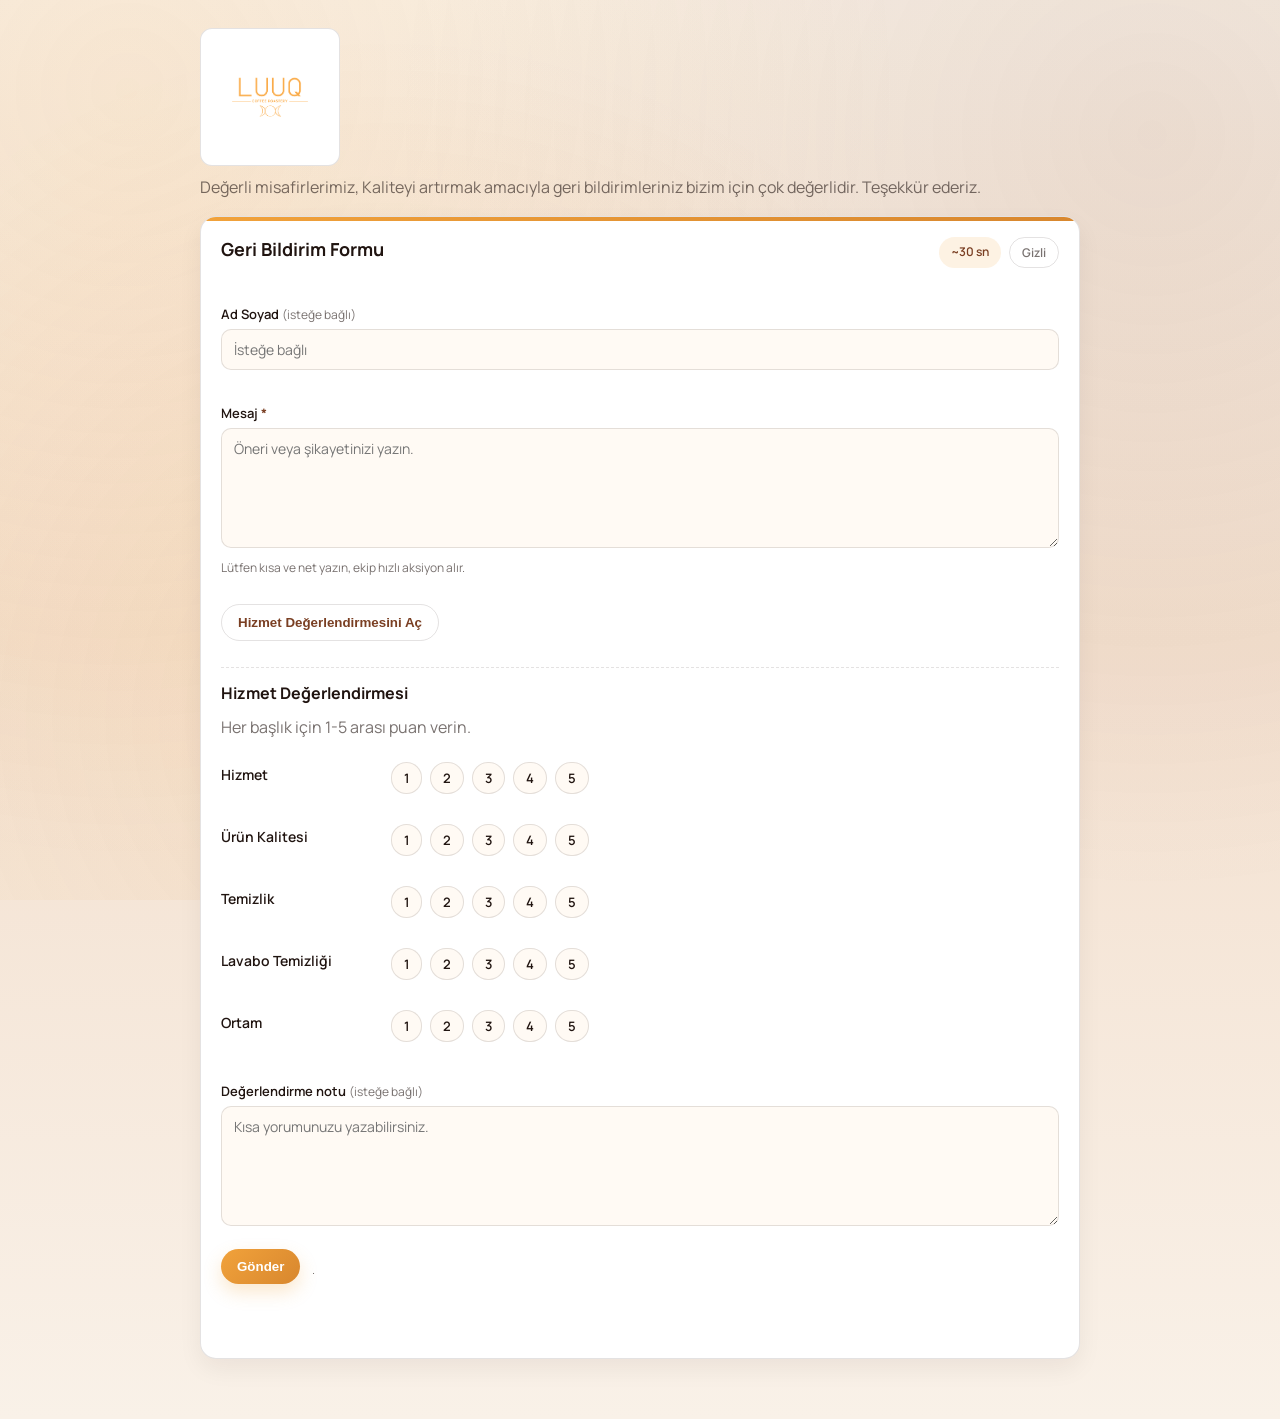
<file: index.html>
<!doctype html>
<html lang="tr">
  <head>
    <meta charset="utf-8" />
    <meta name="viewport" content="width=device-width, initial-scale=1" />
    <title>LUUQ | Geri Bildirim Formu</title>
    <link rel="icon" href="logo.png" />
    <link rel="stylesheet" href="styles.css" />
  </head>
  <body>
    <main class="page">
      <header class="header">
        <div class="brand">
          <span class="brand-mark">
            <img class="brand-logo" src="logo.png" alt="LUUQ logo" />
          </span>
          <div>
            <h1 class="brand-name"></h1>
            <p class="brand-subtitle"></p>
          </div>
        </div>
        <p class="intro"> Değerli misafirlerimiz, Kaliteyi artırmak amacıyla geri bildirimleriniz bizim için çok değerlidir. Teşekkür ederiz.</p>
      </header>

      <section class="card">
        <div class="card-header">
          <div>
            <h2 class="card-title">Geri Bildirim Formu</h2>
            <p class="card-subtitle"></p>
          </div>
          <div class="meta">
            <span class="pill">~30 sn</span>
            <span class="pill ghost">Gizli</span>
          </div>
        </div>

        <form data-form class="form">
          <div class="field">
            <label for="adSoyad">
              Ad Soyad <span class="optional">(isteğe bağlı)</span>
            </label>
            <input id="adSoyad" name="ad_soyad" type="text" placeholder="İsteğe bağlı" />
          </div>

          <div class="field">
            <label for="mesaj">Mesaj <span class="required">*</span></label>
            <textarea
              id="mesaj"
              name="mesaj"
              required
              placeholder="Öneri veya şikayetinizi yazın."
            ></textarea>
            <p class="helper">Lütfen kısa ve net yazın, ekip hızlı aksiyon alır.</p>
          </div>

          <div class="toggle-row">
            <button class="btn ghost" type="button" data-toggle="survey" aria-expanded="false">
              Hizmet Değerlendirmesini Aç
            </button>
          </div>

          <div class="survey" data-survey hidden>
            <h3>Hizmet Değerlendirmesi</h3>
            <p class="muted">Her başlık için 1-5 arası puan verin.</p>

            <div class="rating-row">
              <span class="rating-label">Hizmet</span>
              <div class="rating-group" role="radiogroup" aria-label="Hizmet">
                <label class="rating-pill">
                  <input type="radio" name="puan_hizmet" value="1" />
                  <span>1</span>
                </label>
                <label class="rating-pill">
                  <input type="radio" name="puan_hizmet" value="2" />
                  <span>2</span>
                </label>
                <label class="rating-pill">
                  <input type="radio" name="puan_hizmet" value="3" />
                  <span>3</span>
                </label>
                <label class="rating-pill">
                  <input type="radio" name="puan_hizmet" value="4" />
                  <span>4</span>
                </label>
                <label class="rating-pill">
                  <input type="radio" name="puan_hizmet" value="5" />
                  <span>5</span>
                </label>
              </div>
            </div>

            <div class="rating-row">
              <span class="rating-label">Ürün Kalitesi</span>
              <div class="rating-group" role="radiogroup" aria-label="Ürün Kalitesi">
                <label class="rating-pill">
                  <input type="radio" name="puan_ürün_kalitesi" value="1" />
                  <span>1</span>
                </label>
                <label class="rating-pill">
                  <input type="radio" name="puan_ürün_kalitesi" value="2" />
                  <span>2</span>
                </label>
                <label class="rating-pill">
                  <input type="radio" name="puan_ürün_kalitesi" value="3" />
                  <span>3</span>
                </label>
                <label class="rating-pill">
                  <input type="radio" name="puan_ürün_kalitesi" value="4" />
                  <span>4</span>
                </label>
                <label class="rating-pill">
                  <input type="radio" name="puan_ürün_kalitesi" value="5" />
                  <span>5</span>
                </label>
              </div>
            </div>

            <div class="rating-row">
              <span class="rating-label">Temizlik</span>
              <div class="rating-group" role="radiogroup" aria-label="Temizlik">
                <label class="rating-pill">
                  <input type="radio" name="puan_temizlik" value="1" />
                  <span>1</span>
                </label>
                <label class="rating-pill">
                  <input type="radio" name="puan_temizlik" value="2" />
                  <span>2</span>
                </label>
                <label class="rating-pill">
                  <input type="radio" name="puan_temizlik" value="3" />
                  <span>3</span>
                </label>
                <label class="rating-pill">
                  <input type="radio" name="puan_temizlik" value="4" />
                  <span>4</span>
                </label>
                <label class="rating-pill">
                  <input type="radio" name="puan_temizlik" value="5" />
                  <span>5</span>
                </label>
              </div>
            </div>


            <div class="rating-row">
              <span class="rating-label">Lavabo Temizliği</span>
              <div class="rating-group" role="radiogroup" aria-label="Lavabo Temizliği">
                <label class="rating-pill">
                  <input type="radio" name="puan_lavabo_temizligi" value="1" />
                  <span>1</span>
                </label>
                <label class="rating-pill">
                  <input type="radio" name="puan_lavabo_temizligi" value="2" />
                  <span>2</span>
                </label>
                <label class="rating-pill">
                  <input type="radio" name="puan_lavabo_temizligi" value="3" />
                  <span>3</span>
                </label>
                <label class="rating-pill">
                  <input type="radio" name="puan_lavabo_temizligi" value="4" />
                  <span>4</span>
                </label>
                <label class="rating-pill">
                  <input type="radio" name="puan_lavabo_temizligi" value="5" />
                  <span>5</span>
                </label>
              </div>
            </div>

            <div class="rating-row">
              <span class="rating-label">Ortam</span>
              <div class="rating-group" role="radiogroup" aria-label="Ortam">
                <label class="rating-pill">
                  <input type="radio" name="puan_ortam" value="1" />
                  <span>1</span>
                </label>
                <label class="rating-pill">
                  <input type="radio" name="puan_ortam" value="2" />
                  <span>2</span>
                </label>
                <label class="rating-pill">
                  <input type="radio" name="puan_ortam" value="3" />
                  <span>3</span>
                </label>
                <label class="rating-pill">
                  <input type="radio" name="puan_ortam" value="4" />
                  <span>4</span>
                </label>
                <label class="rating-pill">
                  <input type="radio" name="puan_ortam" value="5" />
                  <span>5</span>
                </label>
              </div>
            </div>

            <div class="field">
              <label for="anketYorum">
                Değerlendirme notu <span class="optional">(isteğe bağlı)</span>
              </label>
              <textarea
                id="anketYorum"
                name="anket_yorum"
                placeholder="Kısa yorumunuzu yazabilirsiniz."
              ></textarea>
            </div>
          </div>

          <div class="form-actions">
            <button class="btn" type="submit">Gönder</button>
            <span class="helper">.</span>
          </div>

          <div class="success" data-success hidden aria-live="polite"></div>
        </form>
      </section>
    </main>

    <script src="app.js"></script>
  </body>
</html>
</file>
<file: styles.css>
@import url("https://fonts.googleapis.com/css2?family=Manrope:wght@400;600;700&family=Playfair+Display:wght@600&display=swap");

:root {
  --bg: #f6ede4;
  --panel: #ffffff;
  --text: #201410;
  --muted: rgba(32, 20, 16, 0.6);
  --accent: #f1a23b;
  --accent-dark: #7a3f23;
  --border: rgba(32, 20, 16, 0.12);
  --radius: 16px;
  --shadow: 0 10px 24px rgba(32, 20, 16, 0.06);
}

* {
  box-sizing: border-box;
}

body {
  margin: 0;
  font-family: "Manrope", "Segoe UI", system-ui, sans-serif;
  min-height: 100vh;
  background: linear-gradient(180deg, #f9f1e8 0%, #f3e0cf 45%, #f9f1e8 100%);
  color: var(--text);
  position: relative;
}

body::before {
  content: "";
  position: fixed;
  inset: 0;
  background:
    radial-gradient(circle at 10% 10%, rgba(241, 162, 59, 0.12), transparent 55%),
    radial-gradient(circle at 90% 15%, rgba(122, 63, 35, 0.1), transparent 55%),
    radial-gradient(circle at 30% 80%, rgba(241, 162, 59, 0.1), transparent 60%);
  pointer-events: none;
  z-index: -1;
}

.qr-only {
  background: linear-gradient(170deg, #fff7ee 0%, #f7e7d4 52%, #fffaf4 100%);
}

body.qr-only::before {
  display: block;
  background:
    radial-gradient(circle at 14% 12%, rgba(241, 162, 59, 0.2), transparent 56%),
    radial-gradient(circle at 86% 20%, rgba(122, 63, 35, 0.14), transparent 54%),
    radial-gradient(circle at 24% 82%, rgba(241, 162, 59, 0.12), transparent 62%);
}

.qr-only__wrap {
  min-height: 100vh;
  display: grid;
  place-items: center;
  padding: 36px 20px;
}

.qr-only__card {
  width: min(500px, 100%);
  display: grid;
  gap: 16px;
  background:
    linear-gradient(165deg, rgba(255, 250, 243, 0.97) 0%, rgba(255, 244, 229, 0.97) 56%, rgba(252, 234, 213, 0.95) 100%);
  border: 1px solid rgba(122, 63, 35, 0.18);
  border-radius: 24px;
  padding: 22px 22px 20px;
  box-shadow: 0 18px 38px rgba(32, 20, 16, 0.12);
  position: relative;
  overflow: hidden;
}

.qr-only__card::before {
  content: "";
  position: absolute;
  inset: 0 0 auto 0;
  height: 4px;
  background: linear-gradient(90deg, var(--accent), #d8872e);
}

.qr-only__card::after {
  content: "";
  position: absolute;
  inset: 0;
  background:
    radial-gradient(circle at 100% 0, rgba(241, 162, 59, 0.12), transparent 48%),
    radial-gradient(circle at 0 100%, rgba(122, 63, 35, 0.1), transparent 42%);
  pointer-events: none;
  z-index: 0;
}

.qr-only__card > * {
  position: relative;
  z-index: 1;
}

.qr-only__head {
  display: flex;
  justify-content: space-between;
  align-items: flex-start;
  gap: 12px;
}

.qr-only__head .brand-mark {
  width: 124px;
  padding: 6px;
  border-radius: 14px;
  background: linear-gradient(180deg, #fff8ed 0%, #ffeed8 100%);
  border-color: rgba(122, 63, 35, 0.2);
}

.qr-only__content {
  display: grid;
  gap: 6px;
}

.qr-only__title {
  margin: 0;
  font-family: "Playfair Display", serif;
  font-size: 24px;
  letter-spacing: 0.04em;
  color: #3d251a;
}

.qr-only__hint {
  margin: 0;
  color: var(--muted);
  font-size: 13px;
  line-height: 1.45;
}

.qr-only__img {
  width: min(290px, 100%);
  aspect-ratio: 1;
  margin: 2px auto 0;
  border: 1px dashed rgba(122, 63, 35, 0.24);
  border-radius: 20px;
  display: grid;
  place-items: center;
  padding: 12px;
  background: linear-gradient(180deg, #fff8ee 0%, #ffe9ce 100%);
  box-shadow:
    inset 0 0 0 1px rgba(255, 255, 255, 0.62),
    0 10px 22px rgba(122, 63, 35, 0.1);
}

.qr-only__img img {
  width: 100%;
  max-width: 232px;
  aspect-ratio: 1;
  background: #ffffff;
  border-radius: 10px;
  padding: 6px;
  object-fit: contain;
  display: block;
}

.page {
  max-width: 920px;
  margin: 0 auto;
  padding: 28px 20px 60px;
  display: grid;
  gap: 18px;
}

.header {
  display: grid;
  gap: 10px;
}

.brand {
  display: flex;
  align-items: center;
  gap: 12px;
}

.brand-mark {
  width: 140px;
  height: auto;
  border-radius: 12px;
  background: #fff;
  border: 1px solid var(--border);
  display: grid;
  place-items: center;
  padding: 8px;
}

.brand-logo {
  width: 100%;
  height: auto;
  object-fit: contain;
}

.brand-name {
  margin: 0;
  font-family: "Playfair Display", serif;
  font-size: 26px;
  letter-spacing: 0.18em;
}

.brand-subtitle {
  margin: 4px 0 0;
  color: var(--muted);
  text-transform: uppercase;
  font-size: 12px;
  letter-spacing: 0.2em;
}

.intro {
  margin: 0;
  color: var(--muted);
}

.muted {
  margin: 0;
  color: var(--muted);
}

.card {
  background: var(--panel);
  border: 1px solid var(--border);
  border-radius: var(--radius);
  padding: 20px;
  box-shadow: var(--shadow);
  position: relative;
  overflow: hidden;
}

.card::before {
  content: "";
  position: absolute;
  top: 0;
  left: 0;
  width: 100%;
  height: 4px;
  background: linear-gradient(90deg, var(--accent), #d8872e);
}

.card-header {
  display: flex;
  align-items: flex-start;
  justify-content: space-between;
  gap: 16px;
  flex-wrap: wrap;
  margin-bottom: 8px;
}

.card-title {
  margin: 0 0 6px;
  font-size: 18px;
}

.card-subtitle {
  margin: 0 0 14px;
  color: var(--muted);
}

.meta {
  display: flex;
  gap: 8px;
  flex-wrap: wrap;
}

.pill {
  padding: 6px 12px;
  border-radius: 999px;
  background: rgba(241, 162, 59, 0.14);
  color: var(--accent-dark);
  font-weight: 600;
  font-size: 12px;
}

.pill.ghost {
  background: transparent;
  border: 1px solid var(--border);
  color: var(--muted);
}

.form {
  display: grid;
  gap: 12px;
}

.field {
  margin-top: 10px;
}

.optional {
  color: var(--muted);
  font-weight: 400;
  font-size: 12px;
}

.required {
  color: var(--accent-dark);
  font-weight: 700;
}

.helper {
  margin: 6px 0 0;
  font-size: 12px;
  color: var(--muted);
}

.toggle-row {
  margin-top: 2px;
}

.survey {
  margin-top: 14px;
  padding-top: 14px;
  border-top: 1px dashed var(--border);
  display: grid;
  gap: 12px;
}

.survey h3 {
  margin: 0;
  font-size: 16px;
}

.rating-row {
  display: grid;
  gap: 10px;
  grid-template-columns: minmax(120px, 160px) 1fr;
  align-items: center;
}

.rating-label {
  font-weight: 600;
  font-size: 14px;
}

.rating-group {
  display: flex;
  flex-wrap: wrap;
  gap: 8px;
}

.rating-pill {
  position: relative;
  display: inline-flex;
  align-items: center;
  cursor: pointer;
  font-size: 13px;
}

.rating-pill input {
  position: absolute;
  opacity: 0;
  pointer-events: none;
}

.rating-pill span {
  display: inline-flex;
  align-items: center;
  justify-content: center;
  min-width: 18px;
  padding: 6px 12px;
  border-radius: 999px;
  border: 1px solid var(--border);
  background: #fffaf4;
  transition: all 0.2s ease;
}

.rating-pill:focus-within {
  outline: none;
}

.rating-pill input:checked + span {
  background: var(--accent);
  border-color: var(--accent);
  color: #fff;
  box-shadow: 0 8px 14px rgba(241, 162, 59, 0.25);
}

.rating-pill input:focus + span {
  box-shadow: 0 0 0 3px rgba(241, 162, 59, 0.2);
}

label,
.label {
  display: block;
  margin: 12px 0 6px;
  font-size: 13px;
  font-weight: 600;
}

input,
select,
textarea {
  width: 100%;
  border: 1px solid var(--border);
  border-radius: 10px;
  padding: 10px 12px;
  font-family: inherit;
  font-size: 14px;
  background: #fffaf4;
  transition: border-color 0.2s ease, box-shadow 0.2s ease;
}

input:focus,
textarea:focus,
select:focus {
  outline: 2px solid rgba(241, 162, 59, 0.25);
  border-color: rgba(241, 162, 59, 0.6);
  box-shadow: 0 0 0 4px rgba(241, 162, 59, 0.12);
}

textarea {
  min-height: 120px;
  resize: vertical;
}

.btn {
  margin-top: 14px;
  background: linear-gradient(135deg, var(--accent), #d8872e);
  border: none;
  color: #fff;
  padding: 10px 16px;
  border-radius: 999px;
  font-weight: 600;
  cursor: pointer;
  display: inline-flex;
  align-items: center;
  justify-content: center;
  text-decoration: none;
  box-shadow: 0 8px 18px rgba(241, 162, 59, 0.25);
  transition: transform 0.2s ease, box-shadow 0.2s ease;
}

.btn.ghost {
  background: transparent;
  color: var(--accent-dark);
  border: 1px solid var(--border);
  box-shadow: none;
}

.btn:hover {
  transform: translateY(-1px);
  box-shadow: 0 12px 22px rgba(241, 162, 59, 0.28);
}

.form-actions {
  margin-top: 6px;
  display: flex;
  align-items: center;
  gap: 12px;
  flex-wrap: wrap;
}

.form-actions .btn {
  margin-top: 0;
}

.link-btn {
  margin-top: 10px;
}

.success {
  margin-top: 12px;
  padding: 14px 16px;
  border-radius: 12px;
  border: 1px solid transparent;
  display: grid;
  gap: 4px;
  position: relative;
  overflow: hidden;
  animation: pop-in 0.25s ease;
}

.success::before {
  content: "";
  width: 34px;
  height: 34px;
  border-radius: 50%;
  display: grid;
  place-items: center;
  position: absolute;
  right: 14px;
  top: 14px;
  font-size: 16px;
  font-weight: 700;
}

.success-title {
  font-weight: 700;
  font-size: 15px;
}

.success-text {
  color: var(--muted);
  font-size: 13px;
}

.success.is-success {
  background: rgba(241, 162, 59, 0.16);
  border-color: rgba(241, 162, 59, 0.3);
  color: var(--accent-dark);
}

.success.is-success::before {
  content: "OK";
  background: rgba(241, 162, 59, 0.25);
  color: var(--accent-dark);
}

.success.is-loading {
  background: rgba(32, 20, 16, 0.08);
  border-color: rgba(32, 20, 16, 0.12);
  color: var(--text);
}

.success.is-loading::before {
  content: "...";
  background: rgba(32, 20, 16, 0.08);
  color: var(--text);
}

.success.is-error {
  background: rgba(166, 52, 52, 0.12);
  border-color: rgba(166, 52, 52, 0.25);
  color: #7a1f1f;
}

.success.is-error::before {
  content: "!";
  background: rgba(166, 52, 52, 0.16);
  color: #7a1f1f;
}

@keyframes pop-in {
  from {
    opacity: 0;
    transform: translateY(4px);
  }
  to {
    opacity: 1;
    transform: translateY(0);
  }
}

.qr-card {
  display: grid;
  gap: 16px;
  grid-template-columns: 1fr auto;
  align-items: center;
}

.qr-info {
  display: grid;
  gap: 6px;
}

.fixed-url {
  margin: 0;
  padding: 8px 10px;
  border: 1px solid var(--border);
  border-radius: 10px;
  font-weight: 600;
  color: var(--accent-dark);
  background: #fff;
  word-break: break-all;
}

.qr-box {
  width: 150px;
  height: 150px;
  border: 1px dashed var(--border);
  border-radius: 12px;
  display: grid;
  place-items: center;
  background: #fff;
}

.qr-box img {
  width: 130px;
  height: 130px;
  object-fit: contain;
}

@media (max-width: 680px) {
  .qr-card {
    grid-template-columns: 1fr;
  }

  .rating-row {
    grid-template-columns: 1fr;
  }
}

@media (max-width: 560px) {
  .brand-mark {
    width: 120px;
  }

  .qr-only__card {
    border-radius: 20px;
    padding: 18px 16px;
  }

  .qr-only__head .brand-mark {
    width: 108px;
  }

  .qr-only__title {
    font-size: 21px;
  }

  .qr-only__img {
    width: min(250px, 100%);
    border-radius: 16px;
    padding: 10px;
  }
}

@media print {
  .qr-only__card {
    border: none;
    padding: 0;
  }

  body.qr-only {
    background: #fff;
  }
}
</file>
